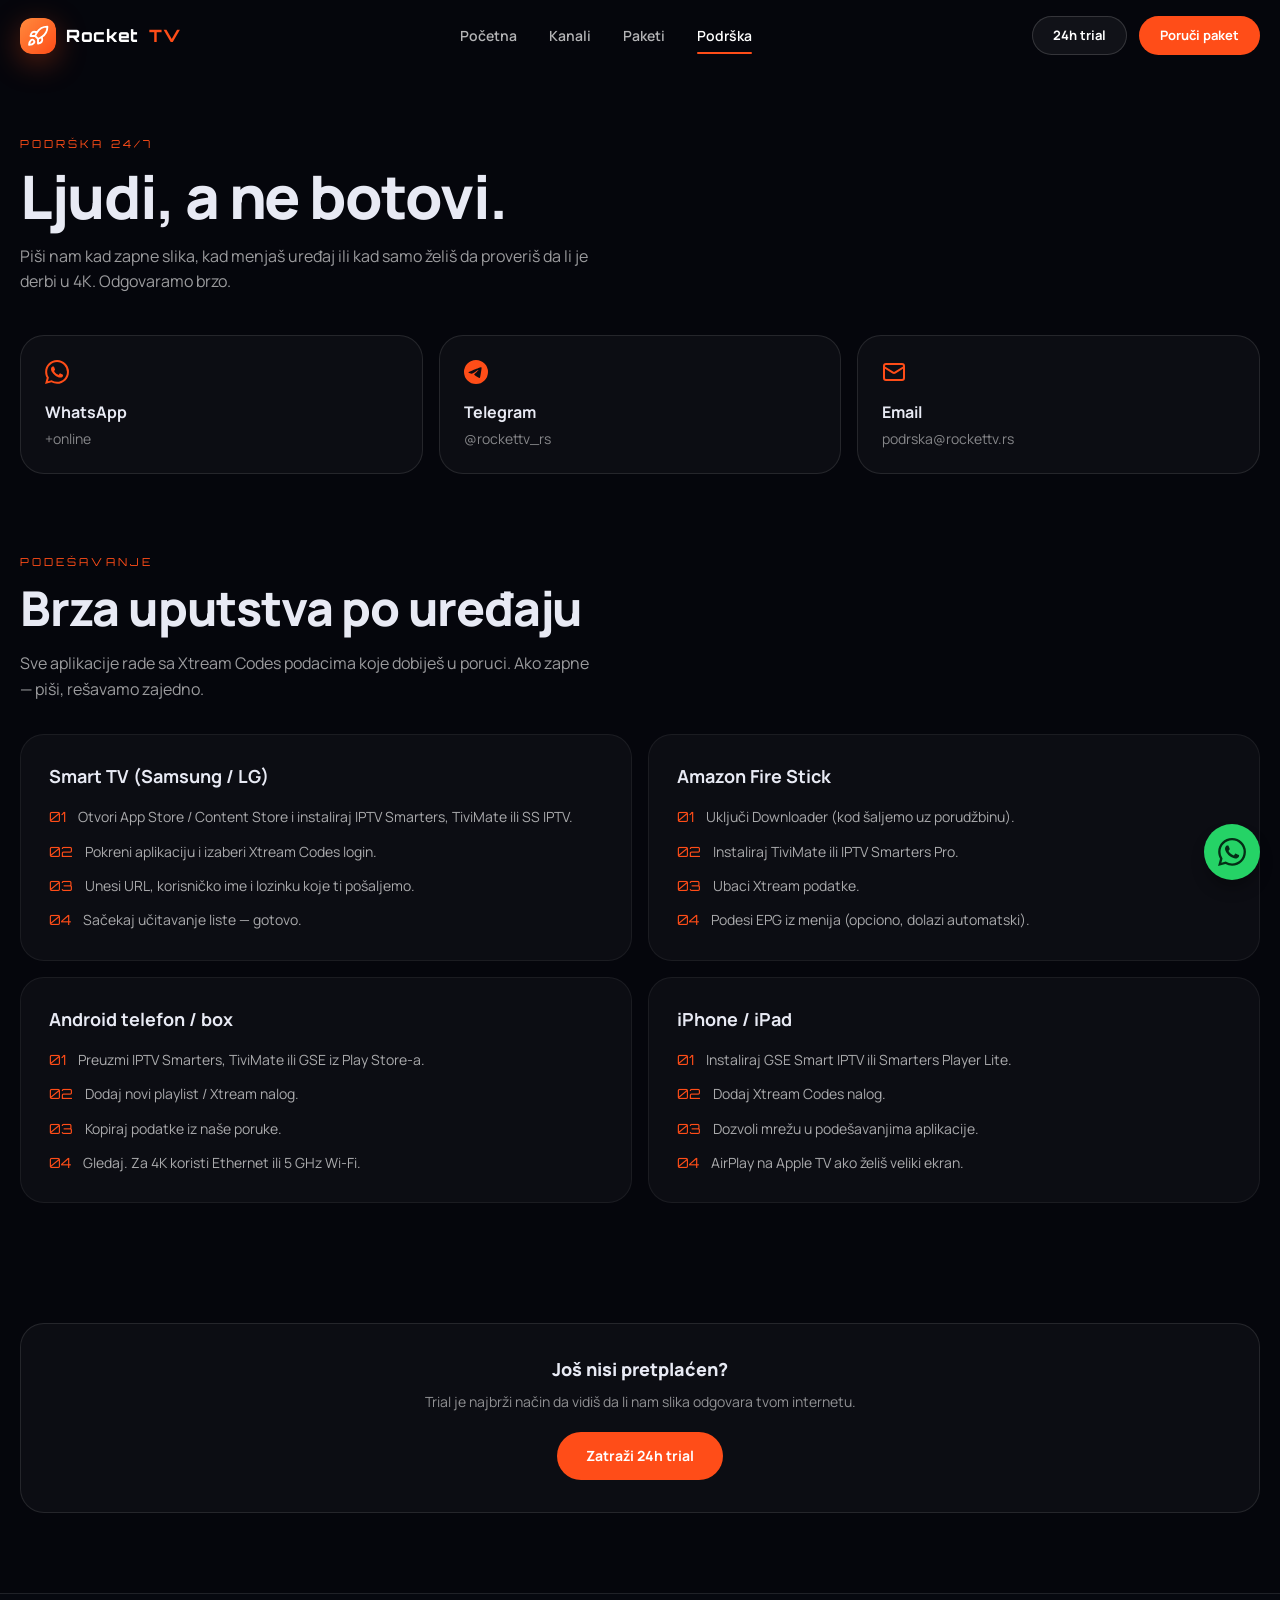
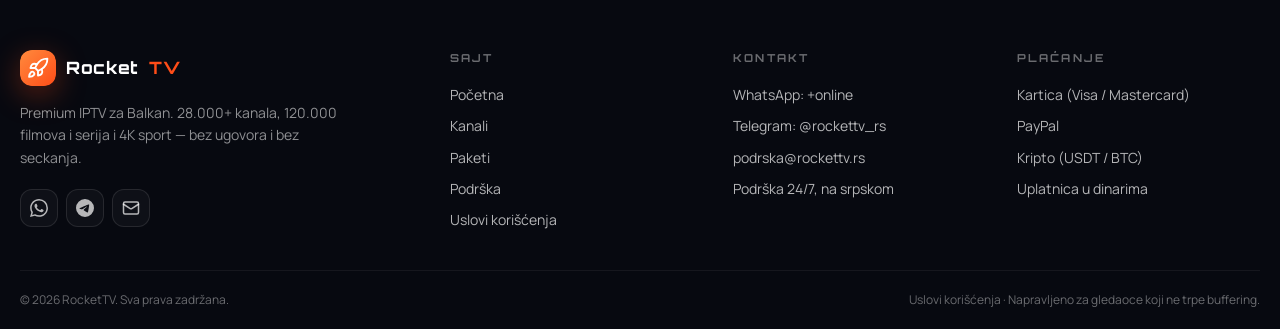
<file: podrska.html>
<!DOCTYPE html>
<html lang="sr">
<head>
  <meta charset="UTF-8">
  <meta name="viewport" content="width=device-width, initial-scale=1.0">
  <title>Podrška 24/7 — RocketTV</title>
  <meta name="description" content="RocketTV podrška 24/7 na srpskom: WhatsApp, Telegram i email. Brza uputstva za Smart TV, Fire Stick, Android i iPhone.">
  <link rel="icon" type="image/svg+xml" href="images/favicon.svg">
  <link rel="preconnect" href="https://fonts.googleapis.com">
  <link rel="preconnect" href="https://fonts.gstatic.com" crossorigin>
  <link href="https://fonts.googleapis.com/css2?family=Manrope:wght@400;500;600;700;800&family=Orbitron:wght@600;700;800&display=swap" rel="stylesheet">
  <link rel="stylesheet" href="css/style.css">
</head>
<body>

  <!-- ===== NAVBAR ===== -->
  <header class="nav" id="nav">
    <div class="container nav-inner">
      <a href="index.html" class="logo" aria-label="RocketTV — početna">
        <img src="images/logo.svg" alt="RocketTV logo" width="36" height="36">
        Rocket<span class="accent">TV</span>
      </a>
      <nav class="nav-links" aria-label="Glavna navigacija">
        <a href="index.html" data-nav="index">Početna</a>
        <a href="kanali.html" data-nav="kanali">Kanali</a>
        <a href="paketi.html" data-nav="paketi">Paketi</a>
        <a href="podrska.html" data-nav="podrska">Podrška</a>
      </nav>
      <div class="nav-actions">
        <button type="button" class="btn btn-ghost btn-sm" data-order data-trial>24h trial</button>
        <button type="button" class="btn btn-flame btn-sm" data-order data-plan="3m">Poruči paket</button>
      </div>
      <button class="nav-burger" id="navBurger" type="button" aria-label="Otvori meni" aria-expanded="false">
        <svg class="icon i-menu"><use href="#i-menu"></use></svg>
        <svg class="icon i-close" hidden><use href="#i-x"></use></svg>
      </button>
    </div>
  </header>
  <div class="mobile-menu" id="mobileMenu">
    <a href="index.html" data-nav="index">Početna</a>
    <a href="kanali.html" data-nav="kanali">Kanali</a>
    <a href="paketi.html" data-nav="paketi">Paketi</a>
    <a href="podrska.html" data-nav="podrska">Podrška</a>
    <div class="mobile-actions">
      <button type="button" class="btn btn-flame" data-order data-plan="3m">Poruči paket</button>
      <button type="button" class="btn btn-ghost" data-order data-trial>Zatraži 24h trial</button>
    </div>
  </div>

  <main class="page">

    <!-- ===== INTRO + KONTAKT ===== -->
    <section class="container page-intro">
      <p class="eyebrow">Podrška 24/7</p>
      <h1 class="page-title">Ljudi, a ne botovi.</h1>
      <p class="section-sub">Piši nam kad zapne slika, kad menjaš uređaj ili kad samo želiš da proveriš da li je derbi u 4K. Odgovaramo brzo.</p>

      <div class="contact-grid">
        <a class="contact reveal" data-wa-link href="#" target="_blank" rel="noreferrer">
          <svg class="icon icon-fill"><use href="#i-whatsapp"></use></svg>
          <b>WhatsApp</b>
          <span data-wa-display></span>
        </a>
        <a class="contact reveal" data-tg-link href="#" target="_blank" rel="noreferrer">
          <svg class="icon icon-fill"><use href="#i-telegram"></use></svg>
          <b>Telegram</b>
          <span data-tg-display></span>
        </a>
        <a class="contact reveal" data-mail-link href="#">
          <svg class="icon"><use href="#i-mail"></use></svg>
          <b>Email</b>
          <span data-mail-display></span>
        </a>
      </div>
    </section>

    <!-- ===== UPUTSTVA ===== -->
    <section class="section">
      <div class="container">
        <div class="section-head reveal">
          <p class="eyebrow">Podešavanje</p>
          <h2 class="section-title">Brza uputstva po uređaju</h2>
          <p class="section-sub">Sve aplikacije rade sa Xtream Codes podacima koje dobiješ u poruci. Ako zapne — piši, rešavamo zajedno.</p>
        </div>
        <div class="guides">
          <article class="guide reveal">
            <h3>Smart TV (Samsung / LG)</h3>
            <ol>
              <li><span>01</span>Otvori App Store / Content Store i instaliraj IPTV Smarters, TiviMate ili SS IPTV.</li>
              <li><span>02</span>Pokreni aplikaciju i izaberi Xtream Codes login.</li>
              <li><span>03</span>Unesi URL, korisničko ime i lozinku koje ti pošaljemo.</li>
              <li><span>04</span>Sačekaj učitavanje liste — gotovo.</li>
            </ol>
          </article>
          <article class="guide reveal">
            <h3>Amazon Fire Stick</h3>
            <ol>
              <li><span>01</span>Uključi Downloader (kod šaljemo uz porudžbinu).</li>
              <li><span>02</span>Instaliraj TiviMate ili IPTV Smarters Pro.</li>
              <li><span>03</span>Ubaci Xtream podatke.</li>
              <li><span>04</span>Podesi EPG iz menija (opciono, dolazi automatski).</li>
            </ol>
          </article>
          <article class="guide reveal">
            <h3>Android telefon / box</h3>
            <ol>
              <li><span>01</span>Preuzmi IPTV Smarters, TiviMate ili GSE iz Play Store-a.</li>
              <li><span>02</span>Dodaj novi playlist / Xtream nalog.</li>
              <li><span>03</span>Kopiraj podatke iz naše poruke.</li>
              <li><span>04</span>Gledaj. Za 4K koristi Ethernet ili 5 GHz Wi-Fi.</li>
            </ol>
          </article>
          <article class="guide reveal">
            <h3>iPhone / iPad</h3>
            <ol>
              <li><span>01</span>Instaliraj GSE Smart IPTV ili Smarters Player Lite.</li>
              <li><span>02</span>Dodaj Xtream Codes nalog.</li>
              <li><span>03</span>Dozvoli mrežu u podešavanjima aplikacije.</li>
              <li><span>04</span>AirPlay na Apple TV ako želiš veliki ekran.</li>
            </ol>
          </article>
        </div>
      </div>
    </section>

    <!-- ===== CTA ===== -->
    <section class="container" style="padding-bottom: 5rem;">
      <div class="box-cta neutral reveal">
        <p class="cta-title">Još nisi pretplaćen?</p>
        <p>Trial je najbrži način da vidiš da li nam slika odgovara tvom internetu.</p>
        <div class="cta-btns">
          <button type="button" class="btn btn-flame" data-order data-trial>Zatraži 24h trial</button>
        </div>
      </div>
    </section>

  </main>

  <!-- ===== FOOTER ===== -->
  <footer class="footer">
    <div class="container">
      <div class="footer-grid">
        <div class="footer-brand">
          <a href="index.html" class="logo"><img src="images/logo.svg" alt="RocketTV logo" width="36" height="36">Rocket<span class="accent">TV</span></a>
          <p>Premium IPTV za Balkan. 28.000+ kanala, 120.000 filmova i serija i 4K sport — bez ugovora i bez seckanja.</p>
          <div class="footer-social">
            <a data-wa-link href="#" target="_blank" rel="noreferrer" aria-label="WhatsApp"><svg class="icon icon-fill"><use href="#i-whatsapp"></use></svg></a>
            <a data-tg-link href="#" target="_blank" rel="noreferrer" aria-label="Telegram"><svg class="icon icon-fill"><use href="#i-telegram"></use></svg></a>
            <a data-mail-link href="#" aria-label="Email"><svg class="icon"><use href="#i-mail"></use></svg></a>
          </div>
        </div>
        <div>
          <h4>Sajt</h4>
          <ul>
            <li><a href="index.html">Početna</a></li>
            <li><a href="kanali.html">Kanali</a></li>
            <li><a href="paketi.html">Paketi</a></li>
            <li><a href="podrska.html">Podrška</a></li>
            <li><a href="uslovi.html">Uslovi korišćenja</a></li>
          </ul>
        </div>
        <div>
          <h4>Kontakt</h4>
          <ul>
            <li><a data-wa-link href="#" target="_blank" rel="noreferrer">WhatsApp: <span data-wa-display></span></a></li>
            <li><a data-tg-link href="#" target="_blank" rel="noreferrer">Telegram: <span data-tg-display></span></a></li>
            <li><a data-mail-link href="#"><span data-mail-display></span></a></li>
            <li>Podrška 24/7, na srpskom</li>
          </ul>
        </div>
        <div>
          <h4>Plaćanje</h4>
          <ul>
            <li>Kartica (Visa / Mastercard)</li>
            <li>PayPal</li>
            <li>Kripto (USDT / BTC)</li>
            <li>Uplatnica u dinarima</li>
          </ul>
        </div>
      </div>
      <div class="footer-bottom">
        <span>© <span data-year>2026</span> RocketTV. Sva prava zadržana.</span>
        <span><a href="uslovi.html">Uslovi korišćenja</a> · Napravljeno za gledaoce koji ne trpe buffering.</span>
      </div>
    </div>
  </footer>

  <a class="wa-float" data-wa-link href="#" target="_blank" rel="noreferrer" aria-label="Piši nam na WhatsApp">
    <svg class="icon icon-fill"><use href="#i-whatsapp"></use></svg>
  </a>

  <script src="js/main.js"></script>
</body>
</html>
</file>
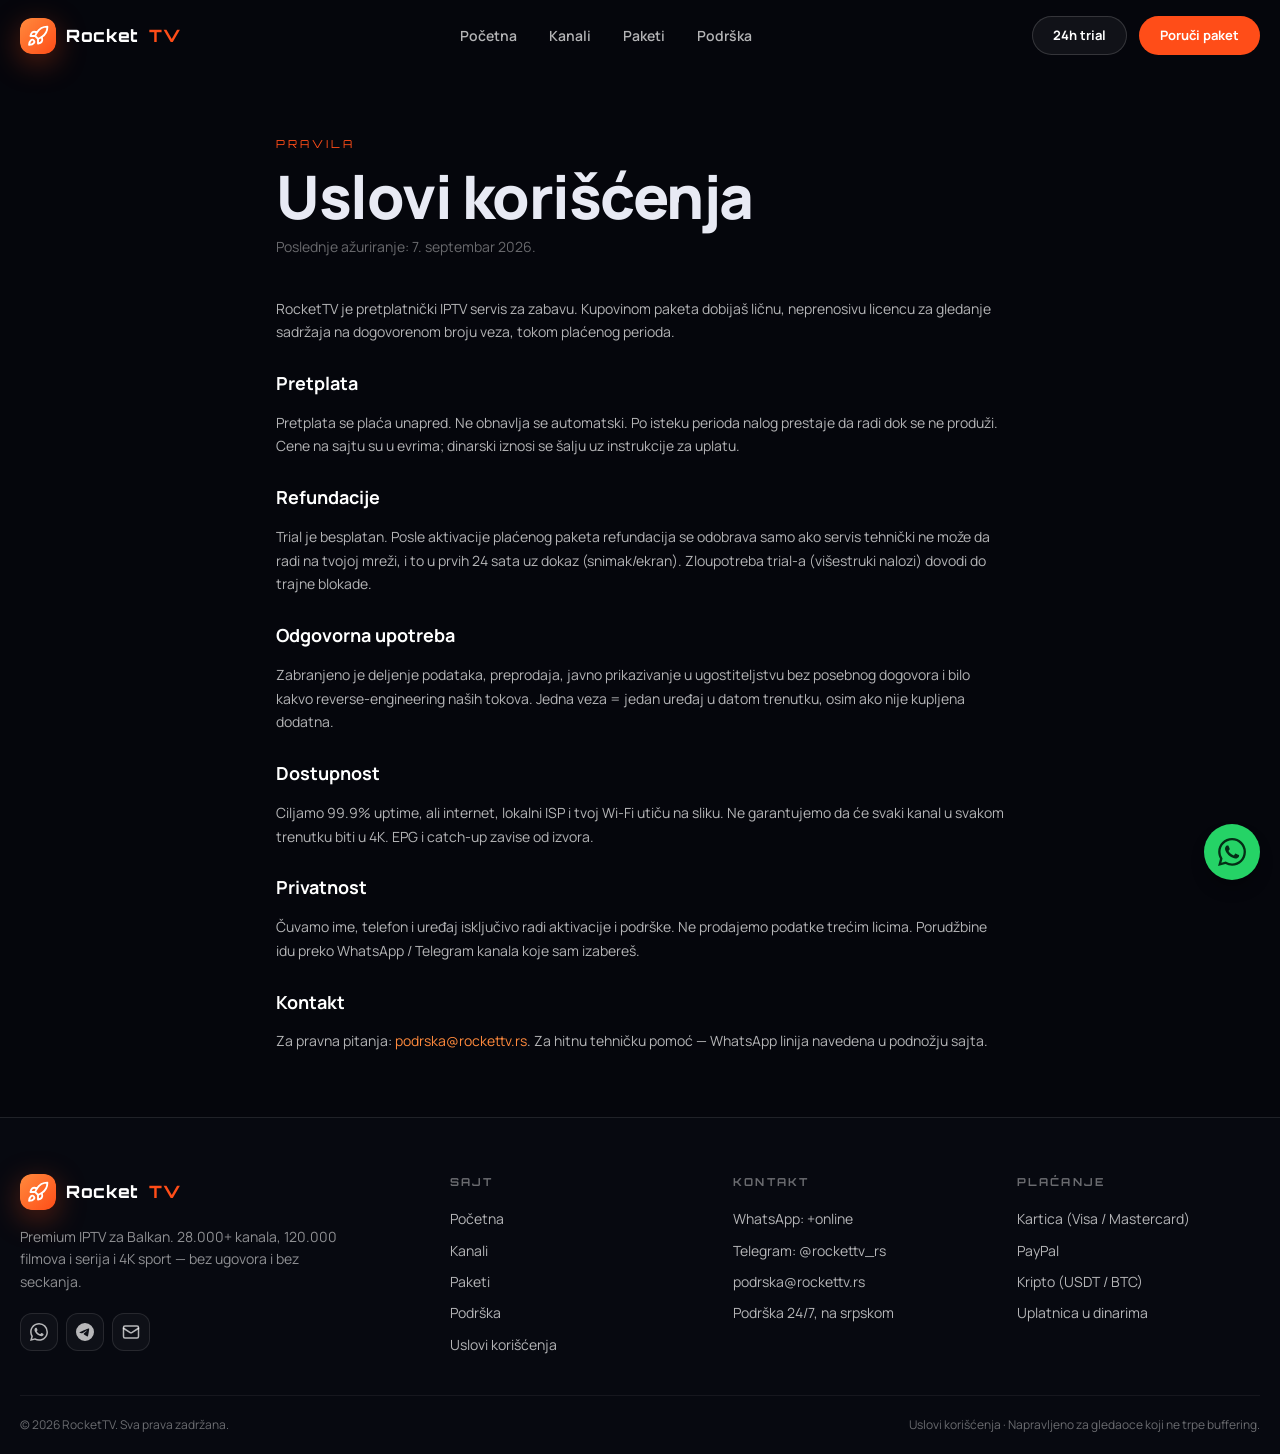
<file: uslovi.html>
<!DOCTYPE html>
<html lang="sr">
<head>
  <meta charset="UTF-8">
  <meta name="viewport" content="width=device-width, initial-scale=1.0">
  <title>Uslovi korišćenja — RocketTV</title>
  <meta name="description" content="Uslovi korišćenja RocketTV IPTV servisa: pretplata, refundacije, odgovorna upotreba, dostupnost i privatnost.">
  <link rel="icon" type="image/svg+xml" href="images/favicon.svg">
  <link rel="preconnect" href="https://fonts.googleapis.com">
  <link rel="preconnect" href="https://fonts.gstatic.com" crossorigin>
  <link href="https://fonts.googleapis.com/css2?family=Manrope:wght@400;500;600;700;800&family=Orbitron:wght@600;700;800&display=swap" rel="stylesheet">
  <link rel="stylesheet" href="css/style.css">
</head>
<body>

  <!-- ===== NAVBAR ===== -->
  <header class="nav" id="nav">
    <div class="container nav-inner">
      <a href="index.html" class="logo" aria-label="RocketTV — početna">
        <img src="images/logo.svg" alt="RocketTV logo" width="36" height="36">
        Rocket<span class="accent">TV</span>
      </a>
      <nav class="nav-links" aria-label="Glavna navigacija">
        <a href="index.html" data-nav="index">Početna</a>
        <a href="kanali.html" data-nav="kanali">Kanali</a>
        <a href="paketi.html" data-nav="paketi">Paketi</a>
        <a href="podrska.html" data-nav="podrska">Podrška</a>
      </nav>
      <div class="nav-actions">
        <button type="button" class="btn btn-ghost btn-sm" data-order data-trial>24h trial</button>
        <button type="button" class="btn btn-flame btn-sm" data-order data-plan="3m">Poruči paket</button>
      </div>
      <button class="nav-burger" id="navBurger" type="button" aria-label="Otvori meni" aria-expanded="false">
        <svg class="icon i-menu"><use href="#i-menu"></use></svg>
        <svg class="icon i-close" hidden><use href="#i-x"></use></svg>
      </button>
    </div>
  </header>
  <div class="mobile-menu" id="mobileMenu">
    <a href="index.html" data-nav="index">Početna</a>
    <a href="kanali.html" data-nav="kanali">Kanali</a>
    <a href="paketi.html" data-nav="paketi">Paketi</a>
    <a href="podrska.html" data-nav="podrska">Podrška</a>
    <div class="mobile-actions">
      <button type="button" class="btn btn-flame" data-order data-plan="3m">Poruči paket</button>
      <button type="button" class="btn btn-ghost" data-order data-trial>Zatraži 24h trial</button>
    </div>
  </div>

  <main class="page">
    <article class="article">
      <p class="eyebrow">Pravila</p>
      <h1 class="page-title">Uslovi korišćenja</h1>
      <p class="date">Poslednje ažuriranje: 7. septembar 2026.</p>

      <div class="prose">
        <p>RocketTV je pretplatnički IPTV servis za zabavu. Kupovinom paketa dobijaš ličnu, neprenosivu licencu za gledanje sadržaja na dogovorenom broju veza, tokom plaćenog perioda.</p>

        <h2>Pretplata</h2>
        <p>Pretplata se plaća unapred. Ne obnavlja se automatski. Po isteku perioda nalog prestaje da radi dok se ne produži. Cene na sajtu su u evrima; dinarski iznosi se šalju uz instrukcije za uplatu.</p>

        <h2>Refundacije</h2>
        <p>Trial je besplatan. Posle aktivacije plaćenog paketa refundacija se odobrava samo ako servis tehnički ne može da radi na tvojoj mreži, i to u prvih 24 sata uz dokaz (snimak/ekran). Zloupotreba trial-a (višestruki nalozi) dovodi do trajne blokade.</p>

        <h2>Odgovorna upotreba</h2>
        <p>Zabranjeno je deljenje podataka, preprodaja, javno prikazivanje u ugostiteljstvu bez posebnog dogovora i bilo kakvo reverse-engineering naših tokova. Jedna veza = jedan uređaj u datom trenutku, osim ako nije kupljena dodatna.</p>

        <h2>Dostupnost</h2>
        <p>Ciljamo 99.9% uptime, ali internet, lokalni ISP i tvoj Wi-Fi utiču na sliku. Ne garantujemo da će svaki kanal u svakom trenutku biti u 4K. EPG i catch-up zavise od izvora.</p>

        <h2>Privatnost</h2>
        <p>Čuvamo ime, telefon i uređaj isključivo radi aktivacije i podrške. Ne prodajemo podatke trećim licima. Porudžbine idu preko WhatsApp / Telegram kanala koje sam izabereš.</p>

        <h2>Kontakt</h2>
        <p>Za pravna pitanja: <a data-mail-link href="#"><span data-mail-display>podrska@rockettv.rs</span></a>. Za hitnu tehničku pomoć — WhatsApp linija navedena u podnožju sajta.</p>
      </div>
    </article>
  </main>

  <!-- ===== FOOTER ===== -->
  <footer class="footer">
    <div class="container">
      <div class="footer-grid">
        <div class="footer-brand">
          <a href="index.html" class="logo"><img src="images/logo.svg" alt="RocketTV logo" width="36" height="36">Rocket<span class="accent">TV</span></a>
          <p>Premium IPTV za Balkan. 28.000+ kanala, 120.000 filmova i serija i 4K sport — bez ugovora i bez seckanja.</p>
          <div class="footer-social">
            <a data-wa-link href="#" target="_blank" rel="noreferrer" aria-label="WhatsApp"><svg class="icon icon-fill"><use href="#i-whatsapp"></use></svg></a>
            <a data-tg-link href="#" target="_blank" rel="noreferrer" aria-label="Telegram"><svg class="icon icon-fill"><use href="#i-telegram"></use></svg></a>
            <a data-mail-link href="#" aria-label="Email"><svg class="icon"><use href="#i-mail"></use></svg></a>
          </div>
        </div>
        <div>
          <h4>Sajt</h4>
          <ul>
            <li><a href="index.html">Početna</a></li>
            <li><a href="kanali.html">Kanali</a></li>
            <li><a href="paketi.html">Paketi</a></li>
            <li><a href="podrska.html">Podrška</a></li>
            <li><a href="uslovi.html">Uslovi korišćenja</a></li>
          </ul>
        </div>
        <div>
          <h4>Kontakt</h4>
          <ul>
            <li><a data-wa-link href="#" target="_blank" rel="noreferrer">WhatsApp: <span data-wa-display></span></a></li>
            <li><a data-tg-link href="#" target="_blank" rel="noreferrer">Telegram: <span data-tg-display></span></a></li>
            <li><a data-mail-link href="#"><span data-mail-display></span></a></li>
            <li>Podrška 24/7, na srpskom</li>
          </ul>
        </div>
        <div>
          <h4>Plaćanje</h4>
          <ul>
            <li>Kartica (Visa / Mastercard)</li>
            <li>PayPal</li>
            <li>Kripto (USDT / BTC)</li>
            <li>Uplatnica u dinarima</li>
          </ul>
        </div>
      </div>
      <div class="footer-bottom">
        <span>© <span data-year>2026</span> RocketTV. Sva prava zadržana.</span>
        <span><a href="uslovi.html">Uslovi korišćenja</a> · Napravljeno za gledaoce koji ne trpe buffering.</span>
      </div>
    </div>
  </footer>

  <a class="wa-float" data-wa-link href="#" target="_blank" rel="noreferrer" aria-label="Piši nam na WhatsApp">
    <svg class="icon icon-fill"><use href="#i-whatsapp"></use></svg>
  </a>

  <script src="js/main.js"></script>
</body>
</html>
</file>
<file: css/style.css>
/* =========================================================
   RocketTV — Premium IPTV za Balkan
   css/style.css
   ========================================================= */

:root {
  --flame: #ff4d18;
  --ember: #ff8a3d;
  --gold: #f5c542;
  --void: #05060c;
  --orbit: #6b5cff;
  --text: #e8eaf4;
  --panel: #0b0f1c;
  --input: #12162a;
  --footer: #070910;
  --wa: #25d366;
  --font-sans: "Manrope", ui-sans-serif, system-ui, -apple-system, "Segoe UI", sans-serif;
  --font-display: "Orbitron", sans-serif;
  --b1: rgba(255, 255, 255, 0.06);
  --b2: rgba(255, 255, 255, 0.1);
  --b3: rgba(255, 255, 255, 0.15);
  --nav-h: 72px;
}

/* ---------- Reset ---------- */
*, *::before, *::after { box-sizing: border-box; margin: 0; padding: 0; }
html { scroll-behavior: smooth; -webkit-text-size-adjust: 100%; }
body {
  background: var(--void);
  color: var(--text);
  font-family: var(--font-sans);
  line-height: 1.5;
  -webkit-font-smoothing: antialiased;
  overflow-x: hidden;
}
body.no-scroll { overflow: hidden; }
img, svg { display: block; max-width: 100%; }
img { height: auto; }
a { color: inherit; text-decoration: none; }
button, input, select, textarea { font: inherit; color: inherit; background: none; border: 0; }
button { cursor: pointer; }
ul, ol { list-style: none; }
[hidden] { display: none !important; }
::selection { background: var(--flame); color: #fff; }

/* ---------- Utilities ---------- */
.icon {
  width: 1.25rem; height: 1.25rem;
  fill: none; stroke: currentColor; stroke-width: 2;
  stroke-linecap: round; stroke-linejoin: round;
  flex-shrink: 0;
}
.icon-fill { fill: currentColor; stroke: none; }
.container { width: 100%; max-width: 80rem; margin-inline: auto; padding-inline: 1.25rem; }
.font-display { font-family: var(--font-display); letter-spacing: 0.04em; }
.flame-text {
  background: linear-gradient(135deg, #ffd08a, #ff4d18 48%, #ff2d55);
  -webkit-background-clip: text; background-clip: text; color: transparent;
}
.glass { background: rgba(8, 10, 20, 0.72); -webkit-backdrop-filter: blur(18px); backdrop-filter: blur(18px); }
.eyebrow {
  font-family: var(--font-display); font-size: 11px; letter-spacing: 0.28em;
  text-transform: uppercase; color: var(--flame);
}
.section { padding: 5rem 0; }
.section-title {
  margin-top: 0.75rem; font-size: 1.875rem; font-weight: 800;
  letter-spacing: -0.025em; line-height: 1.1; max-width: 44rem;
}
.section-sub { margin-top: 1rem; max-width: 36rem; color: rgba(255, 255, 255, 0.6); line-height: 1.6; }
.section-head.center { text-align: center; }
.section-head.center .section-title, .section-head.center .section-sub { margin-inline: auto; }
.section-head.split { display: flex; flex-wrap: wrap; align-items: flex-end; justify-content: space-between; gap: 1rem; }
.link-arrow { display: inline-flex; align-items: center; gap: 0.4rem; font-size: 0.875rem; font-weight: 700; color: var(--ember); transition: gap 0.2s; }
.link-arrow:hover { gap: 0.7rem; }
.link-arrow .icon { width: 1rem; height: 1rem; }

/* ---------- Buttons ---------- */
.btn {
  display: inline-flex; align-items: center; justify-content: center; gap: 0.5rem;
  border-radius: 9999px; padding: 0.875rem 1.75rem;
  font-size: 0.875rem; font-weight: 700; line-height: 1.25;
  border: 1px solid transparent; white-space: nowrap; color: #fff;
  transition: transform 0.2s, box-shadow 0.2s, background-color 0.2s, border-color 0.2s, filter 0.2s;
}
.btn:hover { transform: translateY(-1px); }
.btn:active { transform: translateY(0); }
.btn-primary { background: linear-gradient(90deg, var(--ember), var(--flame)); box-shadow: 0 8px 30px rgba(255, 77, 24, 0.35); }
.btn-primary:hover { filter: brightness(1.1); box-shadow: 0 12px 40px rgba(255, 77, 24, 0.4); }
.btn-flame { background: var(--flame); }
.btn-flame:hover { filter: brightness(1.1); box-shadow: 0 8px 30px rgba(255, 77, 24, 0.35); }
.btn-ghost { border-color: var(--b3); background: rgba(255, 255, 255, 0.05); }
.btn-ghost:hover { background: rgba(255, 255, 255, 0.1); border-color: rgba(255, 255, 255, 0.25); }
.btn-wa { background: var(--wa); color: #052e16; }
.btn-wa:hover { filter: brightness(1.08); box-shadow: 0 8px 30px rgba(37, 211, 102, 0.3); }
.btn-sm { padding: 0.625rem 1.25rem; font-size: 0.8125rem; }
.btn-block { width: 100%; }
.btn .icon { width: 1.125rem; height: 1.125rem; }

/* ---------- Navbar ---------- */
.nav {
  position: fixed; top: 0; left: 0; right: 0; z-index: 50; height: var(--nav-h);
  border-bottom: 1px solid transparent;
  transition: background 0.3s, border-color 0.3s;
}
.nav.scrolled, .nav.menu-open {
  background: rgba(8, 10, 20, 0.72);
  -webkit-backdrop-filter: blur(18px); backdrop-filter: blur(18px);
  border-bottom-color: var(--b2);
}
.nav-inner { height: 100%; display: flex; align-items: center; justify-content: space-between; gap: 1rem; }
.logo {
  display: flex; align-items: center; gap: 0.625rem;
  font-family: var(--font-display); font-weight: 800; font-size: 1.0625rem; letter-spacing: 0.04em; color: #fff;
}
.logo img { width: 36px; height: 36px; border-radius: 0.75rem; box-shadow: 0 8px 30px rgba(255, 77, 24, 0.35); }
.logo .accent { color: var(--flame); font-weight: 800; }
.nav-links { display: none; align-items: center; gap: 2rem; }
.nav-links a { position: relative; font-size: 0.875rem; font-weight: 600; color: rgba(255, 255, 255, 0.7); transition: color 0.2s; }
.nav-links a:hover, .nav-links a.active { color: #fff; }
.nav-links a.active::after { content: ""; position: absolute; left: 0; right: 0; bottom: -8px; height: 2px; border-radius: 2px; background: var(--flame); }
.nav-actions { display: none; align-items: center; gap: 0.75rem; }
.nav-burger {
  width: 40px; height: 40px; border-radius: 0.75rem; border: 1px solid var(--b2);
  background: rgba(255, 255, 255, 0.05); display: grid; place-items: center; color: #fff;
}
.mobile-menu {
  position: fixed; top: var(--nav-h); left: 0; right: 0; z-index: 49;
  display: none; flex-direction: column; padding: 0.5rem 1.25rem 1.5rem;
  background: rgba(8, 10, 20, 0.96); -webkit-backdrop-filter: blur(18px); backdrop-filter: blur(18px);
  border-bottom: 1px solid var(--b2);
}
.mobile-menu.open { display: flex; }
.mobile-menu a { padding: 0.9rem 0.25rem; font-weight: 700; border-bottom: 1px solid var(--b1); }
.mobile-menu a.active { color: var(--flame); }
.mobile-actions { display: grid; gap: 0.625rem; margin-top: 1.25rem; }

/* ---------- Hero ---------- */
.hero { position: relative; overflow: hidden; padding: 7.5rem 0 4rem; }
.hero-bg { position: absolute; inset: 0; z-index: 0; }
.hero-bg img { width: 100%; height: 100%; object-fit: cover; object-position: center; }
.hero-bg::after {
  content: ""; position: absolute; inset: 0;
  background:
    radial-gradient(ellipse at 20% 20%, rgba(255, 77, 24, 0.22), transparent 45%),
    linear-gradient(180deg, rgba(5, 6, 12, 0.55) 0%, rgba(5, 6, 12, 0.72) 45%, #05060c 100%);
}
.hero-grid { position: relative; z-index: 1; display: grid; gap: 3rem; align-items: center; }
.hero-badge {
  display: inline-flex; align-items: center; gap: 0.6rem; border-radius: 9999px;
  border: 1px solid rgba(255, 77, 24, 0.3); background: rgba(255, 77, 24, 0.1);
  padding: 0.4rem 1rem 0.4rem 0.75rem; font-size: 0.75rem; font-weight: 700; letter-spacing: 0.02em;
}
.hero-badge i { width: 8px; height: 8px; border-radius: 50%; background: var(--flame); animation: glowpulse 2.4s ease-out infinite; }
.hero h1 { margin-top: 1.5rem; font-size: 2.75rem; font-weight: 800; letter-spacing: -0.025em; line-height: 1.05; }
.hero-lead { margin-top: 1.5rem; max-width: 36rem; font-size: 1.0625rem; line-height: 1.65; color: rgba(255, 255, 255, 0.7); }
.hero-actions { margin-top: 2rem; display: flex; flex-wrap: wrap; gap: 0.75rem; }
.hero-pills { margin-top: 2rem; display: flex; flex-wrap: wrap; gap: 0.75rem 1.5rem; font-size: 0.875rem; font-weight: 600; color: rgba(255, 255, 255, 0.6); }
.hero-pills li { display: flex; align-items: center; gap: 0.5rem; }
.hero-pills .icon { width: 1rem; height: 1rem; color: var(--flame); }

.hero-visual { position: relative; display: none; height: 460px; }
.glow-blob {
  position: absolute; right: -3rem; top: -6rem; width: 18rem; height: 18rem; border-radius: 50%;
  background: rgba(255, 77, 24, 0.18); filter: blur(64px); pointer-events: none;
}
.orbit-wrap { position: absolute; left: 50%; top: 50%; width: 420px; height: 420px; transform: translate(-50%, -50%); }
.orbit { position: absolute; inset: 0; border-radius: 50%; border: 1px dashed rgba(107, 92, 255, 0.28); }
.orbit-1 { animation: spin-slow 22s linear infinite; }
.orbit-2 { inset: 2.75rem; animation: spin-slow 38s linear infinite reverse; }
.orbit-dot {
  position: absolute; top: -5px; left: 50%; width: 10px; height: 10px; margin-left: -5px;
  border-radius: 50%; background: var(--orbit); box-shadow: 0 0 16px var(--orbit);
}
.orbit-dot-2 { top: auto; bottom: -4px; width: 8px; height: 8px; background: var(--ember); box-shadow: 0 0 14px var(--ember); }
.tv-card-wrap { position: absolute; left: 50%; top: 50%; transform: translate(-50%, -50%); width: 320px; }
.tv-card {
  border-radius: 1.5rem; border: 1px solid var(--b2); background: rgba(11, 15, 28, 0.88);
  -webkit-backdrop-filter: blur(12px); backdrop-filter: blur(12px); padding: 1rem;
  box-shadow: 0 20px 80px rgba(255, 77, 24, 0.18), 0 25px 50px -12px rgba(0, 0, 0, 0.5);
  animation: floaty 4.5s ease-in-out infinite;
}
.tv-top { display: flex; align-items: center; justify-content: space-between; font-size: 0.6875rem; font-weight: 800; letter-spacing: 0.14em; text-transform: uppercase; }
.live { display: flex; align-items: center; gap: 0.4rem; color: #ff2d55; }
.live i { width: 8px; height: 8px; border-radius: 50%; background: #ff2d55; animation: blink 1.2s infinite; }
.q-badge { border-radius: 9999px; background: rgba(245, 197, 66, 0.15); color: var(--gold); padding: 0.2rem 0.6rem; }
.tv-thumb { position: relative; margin-top: 0.75rem; height: 150px; border-radius: 1rem; overflow: hidden; }
.tv-thumb img { width: 100%; height: 100%; object-fit: cover; }
.tv-thumb-bar {
  position: absolute; left: 0; right: 0; bottom: 0; display: flex; justify-content: space-between;
  padding: 0.6rem 0.75rem; font-size: 0.75rem; font-weight: 700;
  background: linear-gradient(to top, rgba(0, 0, 0, 0.85), transparent);
}
.tv-meta { margin-top: 0.875rem; }
.tv-meta b { display: block; font-size: 0.9375rem; }
.tv-meta span { display: block; margin-top: 0.15rem; font-size: 0.75rem; color: rgba(255, 255, 255, 0.5); }
.tv-progress { margin-top: 0.875rem; height: 4px; border-radius: 4px; background: rgba(255, 255, 255, 0.1); overflow: hidden; }
.tv-progress i { display: block; height: 100%; width: 62%; border-radius: 4px; background: linear-gradient(90deg, var(--ember), var(--flame)); }
.float-chip {
  position: absolute; display: flex; align-items: center; gap: 0.5rem; border-radius: 1rem;
  border: 1px solid var(--b2); background: rgba(8, 10, 20, 0.72);
  -webkit-backdrop-filter: blur(18px); backdrop-filter: blur(18px);
  padding: 0.625rem 0.875rem; font-size: 0.75rem; font-weight: 700;
  animation: floaty 5.5s ease-in-out infinite;
}
.chip-1 { top: 16%; left: 0; animation-delay: -2s; }
.chip-2 { bottom: 16%; right: 0; animation-delay: -1s; }
.chip-2 .icon { width: 1rem; height: 1rem; color: var(--ember); }
.dot-green { width: 8px; height: 8px; border-radius: 50%; background: #22c55e; box-shadow: 0 0 10px #22c55e; }
.float-rocket {
  position: absolute; top: 4%; right: 8%; width: 56px; height: 56px; border-radius: 1rem;
  background: linear-gradient(135deg, var(--ember), var(--flame)); display: grid; place-items: center; color: #fff;
  filter: drop-shadow(0 20px 60px rgba(255, 77, 24, 0.45)); animation: floaty 4s ease-in-out infinite; animation-delay: -3s;
}
.float-rocket .icon { width: 28px; height: 28px; transform: rotate(-12deg); }

/* ---------- Stats ---------- */
.stats { border-top: 1px solid var(--b2); border-bottom: 1px solid var(--b2); }
.stats-grid { display: grid; grid-template-columns: repeat(2, 1fr); gap: 1px; background: var(--b2); }
.stat { background: var(--void); padding: 1.5rem 1.25rem; }
.stat-value {
  font-family: var(--font-display); font-size: 1.625rem; font-weight: 800; letter-spacing: 0.02em; line-height: 1.1;
  background: linear-gradient(135deg, #ffd08a, #ff4d18 48%, #ff2d55);
  -webkit-background-clip: text; background-clip: text; color: transparent;
}
.stat-label { margin-top: 0.4rem; font-size: 0.6875rem; font-weight: 700; letter-spacing: 0.16em; text-transform: uppercase; color: rgba(255, 255, 255, 0.4); }

/* ---------- Marquee ---------- */
.marquee {
  overflow: hidden; padding: 0.9rem 0; border-bottom: 1px solid var(--b1);
  -webkit-mask-image: linear-gradient(90deg, transparent, #000 8%, #000 92%, transparent);
  mask-image: linear-gradient(90deg, transparent, #000 8%, #000 92%, transparent);
}
.marquee-track { display: flex; width: max-content; animation: marquee 42s linear infinite; }
.marquee-track.rev { animation: marquee-rev 48s linear infinite; }
.marquee:hover .marquee-track { animation-play-state: paused; }
.marquee-item {
  display: inline-flex; align-items: center; gap: 0.75rem; padding-right: 2.5rem;
  font-family: var(--font-display); font-size: 0.6875rem; letter-spacing: 0.18em; text-transform: uppercase;
  color: rgba(255, 255, 255, 0.45); white-space: nowrap;
}
.marquee-item::before { content: ""; width: 6px; height: 6px; border-radius: 50%; background: var(--flame); opacity: 0.8; }

/* ---------- Features ---------- */
.features-grid { margin-top: 3rem; display: grid; gap: 1rem; }
.feature {
  border-radius: 1.5rem; border: 1px solid var(--b1); background: rgba(255, 255, 255, 0.03); padding: 1.5rem;
  transition: border-color 0.3s, transform 0.3s;
}
.feature:hover { border-color: rgba(255, 77, 24, 0.4); transform: translateY(-3px); }
.feature-icon {
  width: 44px; height: 44px; border-radius: 0.75rem; background: rgba(255, 77, 24, 0.12); color: var(--flame);
  display: grid; place-items: center; transition: background 0.3s;
}
.feature:hover .feature-icon { background: rgba(255, 77, 24, 0.2); }
.feature h3 { margin-top: 1.25rem; font-size: 1rem; font-weight: 700; }
.feature p { margin-top: 0.5rem; font-size: 0.875rem; line-height: 1.6; color: rgba(255, 255, 255, 0.55); }

/* ---------- Categories ---------- */
.cats-grid { margin-top: 3rem; display: grid; gap: 1rem; }
.cat {
  position: relative; display: block; overflow: hidden; height: 13rem; border-radius: 1.5rem;
  border: 1px solid var(--b1); background: #0b0f1c; transition: border-color 0.3s;
}
.cat:hover { border-color: rgba(255, 77, 24, 0.4); }
.cat img { position: absolute; inset: 0; width: 100%; height: 100%; object-fit: cover; transition: transform 0.7s ease; }
.cat:hover img { transform: scale(1.05); }
.cat-overlay { position: absolute; inset: 0; background: linear-gradient(to top, rgba(0, 0, 0, 0.92) 0%, rgba(0, 0, 0, 0.35) 55%, rgba(0, 0, 0, 0.05) 100%); }
.cat-body { position: absolute; left: 1.25rem; right: 1.25rem; bottom: 1.25rem; }
.cat-count { font-family: var(--font-display); font-size: 0.6875rem; letter-spacing: 0.16em; text-transform: uppercase; color: var(--flame); }
.cat-title { margin-top: 0.3rem; font-size: 1.25rem; font-weight: 800; letter-spacing: -0.01em; }
.cat-desc { margin-top: 0.25rem; font-size: 0.8125rem; color: rgba(255, 255, 255, 0.65); }
.cat-arrow {
  position: absolute; top: 1rem; right: 1rem; width: 36px; height: 36px; border-radius: 50%;
  background: rgba(255, 255, 255, 0.1); -webkit-backdrop-filter: blur(8px); backdrop-filter: blur(8px);
  display: grid; place-items: center; transition: background 0.3s, transform 0.3s;
}
.cat-arrow .icon { width: 1rem; height: 1rem; }
.cat:hover .cat-arrow { background: var(--flame); transform: translate(2px, -2px); }
.cat-cta {
  display: grid; place-items: center; text-align: center; padding: 1.5rem;
  border-color: rgba(255, 77, 24, 0.3); background: rgba(255, 77, 24, 0.08);
}
.cat-cta div { display: grid; gap: 0.75rem; justify-items: center; }
.cat-cta .cat-title { margin: 0; }
.cat-cta .icon { width: 2rem; height: 2rem; color: var(--flame); }

/* ---------- Devices ---------- */
.devices-grid { margin-top: 3rem; display: grid; gap: 0.75rem; grid-template-columns: repeat(2, 1fr); }
.device {
  display: flex; align-items: center; gap: 0.75rem; padding: 1rem; border-radius: 1rem;
  border: 1px solid var(--b1); background: rgba(255, 255, 255, 0.03); transition: border-color 0.3s;
}
.device:hover { border-color: rgba(255, 255, 255, 0.25); }
.device-icon { width: 40px; height: 40px; border-radius: 0.75rem; background: rgba(255, 255, 255, 0.05); color: var(--ember); display: grid; place-items: center; flex-shrink: 0; }
.device b { display: block; font-size: 0.875rem; }
.device span { display: block; font-size: 0.75rem; color: rgba(255, 255, 255, 0.45); }

/* ---------- Pricing ---------- */
.plans { margin-top: 3rem; display: grid; gap: 1rem; align-items: stretch; }
.plan {
  position: relative; display: flex; flex-direction: column; border-radius: 1.5rem;
  border: 1px solid var(--b2); background: rgba(255, 255, 255, 0.03); padding: 1.75rem;
  transition: border-color 0.3s, transform 0.3s;
}
.plan:hover { border-color: rgba(255, 255, 255, 0.25); transform: translateY(-3px); }
.plan.featured {
  border-color: rgba(255, 77, 24, 0.6);
  background: linear-gradient(180deg, rgba(255, 77, 24, 0.18), rgba(255, 77, 24, 0) 65%), rgba(255, 255, 255, 0.03);
  box-shadow: 0 20px 80px rgba(255, 77, 24, 0.18);
}
.plan.featured:hover { border-color: var(--flame); }
.plan.best { border-color: rgba(245, 197, 66, 0.45); background: linear-gradient(180deg, rgba(245, 197, 66, 0.12), rgba(245, 197, 66, 0) 65%), rgba(255, 255, 255, 0.03); }
.plan.best:hover { border-color: rgba(245, 197, 66, 0.8); }
.plan-badge {
  position: absolute; top: -0.75rem; left: 50%; transform: translateX(-50%); white-space: nowrap;
  border-radius: 9999px; padding: 0.3rem 0.8rem; font-size: 0.6875rem; font-weight: 800; letter-spacing: 0.14em;
  text-transform: uppercase; background: var(--flame); color: #fff;
}
.plan-badge.gold { background: var(--gold); color: #052e16; }
.plan-name { font-family: var(--font-display); font-size: 0.75rem; letter-spacing: 0.2em; text-transform: uppercase; color: rgba(255, 255, 255, 0.6); }
.plan-price { margin-top: 1rem; font-size: 3rem; font-weight: 800; letter-spacing: -0.025em; line-height: 1; }
.plan.featured .plan-price, .plan.best .plan-price {
  background: linear-gradient(135deg, #ffd08a, #ff4d18 48%, #ff2d55);
  -webkit-background-clip: text; background-clip: text; color: transparent;
}
.plan.best .plan-price { background: linear-gradient(135deg, #fff2c2, #f5c542 50%, #ff8a3d); -webkit-background-clip: text; background-clip: text; }
.plan-per { margin-top: 0.6rem; font-size: 0.8125rem; color: rgba(255, 255, 255, 0.5); }
.plan-per span { color: var(--ember); font-weight: 700; }
.plan .btn { margin-top: auto; padding-top: 0.875rem; }
.plan-cta { margin-top: 1.5rem; }
.included {
  margin-top: 1.5rem; border-radius: 1.5rem; border: 1px solid var(--b1); background: rgba(255, 255, 255, 0.02);
  padding: 1.5rem 1.75rem; display: grid; gap: 1.25rem; align-items: center;
}
.included h3 { font-size: 1rem; font-weight: 800; }
.included p { margin-top: 0.35rem; font-size: 0.8125rem; color: rgba(255, 255, 255, 0.5); }
.included ul { display: grid; gap: 0.625rem 1rem; font-size: 0.875rem; color: rgba(255, 255, 255, 0.72); }
.included li { display: flex; align-items: center; gap: 0.5rem; }
.included li .icon { width: 1rem; height: 1rem; color: var(--flame); }
.pricing-note { margin-top: 1rem; text-align: center; font-size: 0.75rem; color: rgba(255, 255, 255, 0.4); }

/* ---------- How it works ---------- */
.steps { margin-top: 3rem; display: grid; gap: 1rem; }
.step {
  position: relative; overflow: hidden; border-radius: 1.5rem; border: 1px solid var(--b1);
  background: rgba(255, 255, 255, 0.03); padding: 2rem 1.75rem;
}
.step-num { font-family: var(--font-display); font-size: 0.875rem; letter-spacing: 0.2em; color: var(--flame); }
.step-ghost {
  position: absolute; right: 0.75rem; top: 0.25rem; font-family: var(--font-display); font-size: 5.5rem; font-weight: 800;
  line-height: 1; color: rgba(255, 77, 24, 0.08); pointer-events: none; user-select: none;
}
.step h3 { margin-top: 1rem; font-size: 1.25rem; font-weight: 800; letter-spacing: -0.01em; }
.step p { margin-top: 0.5rem; font-size: 0.875rem; line-height: 1.6; color: rgba(255, 255, 255, 0.6); }

/* ---------- Testimonials ---------- */
.testi-grid { margin-top: 3rem; display: grid; gap: 1rem; }
.testi {
  display: flex; flex-direction: column; border-radius: 1.5rem; border: 1px solid var(--b1);
  background: rgba(255, 255, 255, 0.03); padding: 1.75rem;
}
.stars { display: flex; gap: 0.15rem; color: var(--gold); }
.stars .icon { width: 1rem; height: 1rem; }
.testi blockquote { margin-top: 1rem; flex: 1; font-size: 0.9375rem; line-height: 1.65; color: rgba(255, 255, 255, 0.8); }
.testi-author { margin-top: 1.5rem; display: flex; align-items: center; gap: 0.75rem; }
.testi-author img { width: 44px; height: 44px; border-radius: 50%; object-fit: cover; border: 2px solid rgba(255, 77, 24, 0.4); }
.testi-author b { display: block; font-size: 0.875rem; }
.testi-author span { display: block; font-size: 0.75rem; color: rgba(255, 255, 255, 0.45); }

/* ---------- FAQ ---------- */
.faq { scroll-margin-top: 6rem; }
.faq-list { margin-top: 3rem; border-radius: 1.5rem; border: 1px solid var(--b1); overflow: hidden; }
.faq-item { background: rgba(255, 255, 255, 0.02); border-top: 1px solid var(--b2); }
.faq-item:first-child { border-top: 0; }
.faq-q {
  width: 100%; display: flex; align-items: center; justify-content: space-between; gap: 1rem;
  padding: 1.25rem; text-align: left; font-weight: 700; font-size: 0.875rem; color: inherit;
}
.faq-q .icon { color: var(--flame); transition: transform 0.3s; }
.faq-item.open .faq-q .icon { transform: rotate(180deg); }
.faq-a { display: grid; grid-template-rows: 0fr; transition: grid-template-rows 0.3s ease; }
.faq-a > div { overflow: hidden; }
.faq-item.open .faq-a { grid-template-rows: 1fr; }
.faq-a p { padding: 0 1.25rem 1.25rem; font-size: 0.875rem; line-height: 1.65; color: rgba(255, 255, 255, 0.55); }

/* ---------- Final CTA ---------- */
.cta-wrap { padding: 2rem 0 7rem; }
.cta { position: relative; overflow: hidden; border-radius: 32px; border: 1px solid var(--b2); }
.cta > img { position: absolute; inset: 0; width: 100%; height: 100%; object-fit: cover; }
.cta-overlay { position: absolute; inset: 0; background: linear-gradient(90deg, rgba(5, 6, 12, 0.92), rgba(5, 6, 12, 0.55)); }
.cta-inner { position: relative; display: grid; gap: 2rem; align-items: center; padding: 3.5rem 2rem; }
.cta h2 { margin-top: 0.75rem; max-width: 36rem; font-size: 1.875rem; font-weight: 800; letter-spacing: -0.025em; line-height: 1.1; }
.cta p { margin-top: 1rem; max-width: 32rem; color: rgba(255, 255, 255, 0.65); line-height: 1.6; }
.cta-actions { display: flex; flex-direction: column; gap: 0.75rem; }
.cta-actions .btn { width: 100%; padding: 1rem 2rem; }

/* ---------- Footer ---------- */
.footer { border-top: 1px solid var(--b2); background: var(--footer); }
.footer-grid { padding: 3.5rem 0 2.5rem; display: grid; gap: 2.5rem; }
.footer-brand p { margin-top: 1rem; max-width: 21rem; font-size: 0.875rem; line-height: 1.6; color: rgba(255, 255, 255, 0.55); }
.footer-social { margin-top: 1.25rem; display: flex; gap: 0.5rem; }
.footer-social a {
  width: 38px; height: 38px; border-radius: 0.75rem; border: 1px solid var(--b2); background: rgba(255, 255, 255, 0.03);
  display: grid; place-items: center; color: rgba(255, 255, 255, 0.7); transition: border-color 0.2s, color 0.2s;
}
.footer-social a:hover { border-color: rgba(255, 77, 24, 0.5); color: #fff; }
.footer-social .icon { width: 1.125rem; height: 1.125rem; }
.footer h4 { font-family: var(--font-display); font-size: 0.6875rem; letter-spacing: 0.2em; text-transform: uppercase; color: rgba(255, 255, 255, 0.4); }
.footer ul { margin-top: 1.1rem; display: grid; gap: 0.65rem; }
.footer li, .footer li a { font-size: 0.875rem; color: rgba(255, 255, 255, 0.7); transition: color 0.2s; }
.footer li a:hover { color: #fff; }
.footer-bottom {
  border-top: 1px solid var(--b1); padding: 1.25rem 0; display: flex; flex-wrap: wrap; gap: 0.75rem;
  justify-content: space-between; font-size: 0.75rem; color: rgba(255, 255, 255, 0.4);
}
.footer-bottom a:hover { color: #fff; }

/* ---------- WhatsApp float ---------- */
.wa-float {
  position: fixed; right: 1.25rem; bottom: 1.25rem; z-index: 40; width: 56px; height: 56px; border-radius: 50%;
  background: var(--wa); color: #052e16; display: grid; place-items: center;
  box-shadow: 0 10px 15px -3px rgba(0, 0, 0, 0.35); animation: wa-pulse 2.4s ease-out infinite; transition: transform 0.2s;
}
.wa-float:hover { transform: scale(1.06); }
.wa-float .icon { width: 28px; height: 28px; }

/* ---------- Toast ---------- */
.toast {
  position: fixed; left: 50%; bottom: 6rem; z-index: 90; transform: translate(-50%, 20px);
  background: var(--input); border: 1px solid var(--b2); border-radius: 9999px; padding: 0.75rem 1.25rem;
  font-size: 0.875rem; font-weight: 600; opacity: 0; pointer-events: none; transition: 0.3s;
  box-shadow: 0 10px 30px rgba(0, 0, 0, 0.4); max-width: calc(100vw - 2.5rem); text-align: center;
}
.toast.show { opacity: 1; transform: translate(-50%, 0); }

/* ---------- Order modal ---------- */
.modal {
  position: fixed; inset: 0; z-index: 80; display: none; align-items: flex-end; justify-content: center;
  background: rgba(0, 0, 0, 0.7); -webkit-backdrop-filter: blur(8px); backdrop-filter: blur(8px);
}
.modal.open { display: flex; }
.modal-panel {
  position: relative; width: 100%; max-width: 32rem; max-height: 92vh; overflow-y: auto;
  border-radius: 1.5rem 1.5rem 0 0; background: var(--panel); border: 1px solid var(--b2);
  padding: 1.5rem; animation: modal-in 0.3s ease-out;
}
.modal-close {
  position: absolute; right: 1rem; top: 1rem; width: 36px; height: 36px; border-radius: 50%;
  background: rgba(255, 255, 255, 0.05); display: grid; place-items: center; color: rgba(255, 255, 255, 0.7); transition: background 0.2s, color 0.2s;
}
.modal-close:hover { background: rgba(255, 255, 255, 0.1); color: #fff; }
.modal h3 { margin-top: 0.5rem; font-size: 1.5rem; font-weight: 800; letter-spacing: -0.025em; padding-right: 2.5rem; }
.modal-lead { margin-top: 0.5rem; font-size: 0.875rem; color: rgba(255, 255, 255, 0.55); line-height: 1.6; }
.plan-picker { margin-top: 1.25rem; display: grid; grid-template-columns: repeat(4, 1fr); gap: 0.5rem; }
.plan-pick {
  position: relative; border-radius: 1rem; border: 1px solid var(--b2); background: rgba(255, 255, 255, 0.03);
  padding: 0.75rem 0.25rem; text-align: center; transition: border-color 0.2s, background 0.2s;
}
.plan-pick b { display: block; font-size: 1rem; }
.plan-pick span { display: block; font-size: 0.6875rem; color: rgba(255, 255, 255, 0.5); }
.plan-pick:hover { border-color: rgba(255, 255, 255, 0.3); }
.plan-pick.active { border-color: var(--flame); background: rgba(255, 77, 24, 0.12); }
.plan-pick .mini-badge {
  position: absolute; top: -0.5rem; left: 50%; transform: translateX(-50%); border-radius: 9999px;
  background: var(--flame); color: #fff; font-size: 0.5625rem; font-weight: 800; letter-spacing: 0.1em; padding: 0.15rem 0.45rem; text-transform: uppercase;
}
.plan-pick .mini-badge.gold { background: var(--gold); color: #052e16; }
.field { margin-top: 1rem; }
.field label { display: block; margin-bottom: 0.5rem; font-size: 0.6875rem; font-weight: 700; letter-spacing: 0.16em; text-transform: uppercase; color: rgba(255, 255, 255, 0.45); }
.field input, .field select, .field textarea {
  width: 100%; border-radius: 0.75rem; border: 1px solid var(--b2); background: var(--input);
  padding: 0.75rem 1rem; font-size: 0.875rem; color: #fff; outline: none; transition: border-color 0.2s;
}
.field input::placeholder, .field textarea::placeholder { color: rgba(255, 255, 255, 0.35); }
.field input:focus, .field select:focus, .field textarea:focus { border-color: var(--flame); }
.field select option { background: var(--input); color: #fff; }
.field textarea { resize: none; }
.field-row { display: grid; gap: 0; }
.summary {
  margin-top: 1.25rem; display: flex; align-items: center; justify-content: space-between; gap: 1rem;
  border-radius: 1rem; border: 1px dashed rgba(255, 77, 24, 0.45); background: rgba(255, 77, 24, 0.08); padding: 0.875rem 1rem; font-size: 0.875rem;
}
.summary small { display: block; font-size: 0.75rem; color: rgba(255, 255, 255, 0.5); }
.summary b { font-size: 1.375rem; font-weight: 800; }
.modal-actions { margin-top: 1.25rem; display: grid; gap: 0.75rem; }
.modal-note { margin-top: 1rem; font-size: 0.75rem; color: rgba(255, 255, 255, 0.4); text-align: center; }
.form-error { margin-top: 0.75rem; font-size: 0.8125rem; color: #ff6b6b; text-align: center; }
.modal-success { text-align: center; padding: 1.5rem 0 0.5rem; }
.success-icon { width: 64px; height: 64px; margin: 0 auto; border-radius: 50%; background: rgba(37, 211, 102, 0.15); color: var(--wa); display: grid; place-items: center; }
.success-icon .icon { width: 30px; height: 30px; }
.modal-success h3 { margin-top: 1.25rem; padding-right: 0; }
.modal-success p { margin-top: 0.5rem; font-size: 0.875rem; color: rgba(255, 255, 255, 0.55); }
.modal-success .btn { margin-top: 1.25rem; }

/* ---------- Sub-pages ---------- */
.page { padding-top: 4.5rem; }
.page-intro { padding-top: 4rem; }
.page-title { margin-top: 0.75rem; font-size: 2.25rem; font-weight: 800; letter-spacing: -0.025em; line-height: 1.05; max-width: 48rem; }
.page-hero { position: relative; overflow: hidden; border-bottom: 1px solid var(--b2); }
.page-hero > img { position: absolute; inset: 0; width: 100%; height: 100%; object-fit: cover; opacity: 0.3; }
.page-hero::after { content: ""; position: absolute; inset: 0; background: linear-gradient(to bottom, rgba(5, 6, 12, 0.4), var(--void)); }
.page-hero-inner { position: relative; z-index: 1; padding-top: 4rem; padding-bottom: 4rem; }

/* Kanali */
.channels { padding: 3rem 1.25rem; }
.filters { display: flex; flex-direction: column; gap: 1rem; }
.chips { display: flex; flex-wrap: wrap; gap: 0.5rem; }
.chip {
  border-radius: 9999px; padding: 0.4rem 1rem; font-size: 0.75rem; font-weight: 700; letter-spacing: 0.02em;
  border: 1px solid var(--b2); background: rgba(255, 255, 255, 0.05); color: rgba(255, 255, 255, 0.7); transition: 0.2s;
}
.chip:hover { color: #fff; }
.chip.active { background: var(--flame); border-color: var(--flame); color: #fff; }
.search { position: relative; width: 100%; display: block; }
.search .icon { position: absolute; left: 0.85rem; top: 50%; transform: translateY(-50%); width: 1rem; height: 1rem; color: rgba(255, 255, 255, 0.35); }
.search input {
  width: 100%; border-radius: 9999px; border: 1px solid var(--b2); background: rgba(255, 255, 255, 0.05);
  padding: 0.65rem 1rem 0.65rem 2.4rem; font-size: 0.875rem; outline: none; color: #fff; transition: border-color 0.2s;
}
.search input::placeholder { color: rgba(255, 255, 255, 0.35); }
.search input:focus { border-color: var(--flame); }
.count { margin-top: 1.5rem; font-size: 0.75rem; letter-spacing: 0.1em; text-transform: uppercase; color: rgba(255, 255, 255, 0.4); }
.table { margin-top: 1rem; border-radius: 1rem; border: 1px solid var(--b1); overflow: hidden; }
.table-head, .table-row { display: grid; grid-template-columns: 1.6fr 0.9fr 0.55fr 0.75fr; gap: 0.5rem; padding: 0.75rem 1rem; }
.table-head { background: rgba(255, 255, 255, 0.05); font-size: 0.6875rem; font-weight: 700; letter-spacing: 0.16em; text-transform: uppercase; color: rgba(255, 255, 255, 0.4); }
.table-row { border-top: 1px solid var(--b1); font-size: 0.8125rem; align-items: center; transition: background 0.2s; }
.table-row:hover { background: rgba(255, 255, 255, 0.03); }
.row-name { font-weight: 600; }
.row-cat { color: rgba(255, 255, 255, 0.55); }
.row-q { color: rgba(255, 255, 255, 0.7); }
.row-q.q4k { font-weight: 800; color: var(--gold); }
.row-region { color: rgba(255, 255, 255, 0.45); }
.empty { padding: 2.5rem 1rem; text-align: center; font-size: 0.875rem; color: rgba(255, 255, 255, 0.4); }
.box-cta { margin-top: 2.5rem; border-radius: 1.5rem; border: 1px solid rgba(255, 77, 24, 0.3); background: rgba(255, 77, 24, 0.08); padding: 2rem; text-align: center; }
.box-cta.neutral { border-color: var(--b2); background: rgba(255, 255, 255, 0.03); }
.box-cta .cta-title { font-size: 1.125rem; font-weight: 800; }
.box-cta p + p { margin-top: 0.5rem; font-size: 0.875rem; color: rgba(255, 255, 255, 0.55); }
.cta-btns { margin-top: 1.25rem; display: flex; flex-wrap: wrap; justify-content: center; gap: 0.75rem; }

/* Podrška */
.contact-grid { margin-top: 2.5rem; display: grid; gap: 1rem; }
.contact { display: block; border-radius: 1.5rem; border: 1px solid var(--b2); background: rgba(255, 255, 255, 0.03); padding: 1.5rem; transition: border-color 0.3s, transform 0.3s; }
.contact:hover { border-color: rgba(255, 77, 24, 0.4); transform: translateY(-2px); }
.contact .icon { width: 1.5rem; height: 1.5rem; color: var(--flame); }
.contact b { display: block; margin-top: 1rem; font-weight: 700; }
.contact span { display: block; margin-top: 0.25rem; font-size: 0.875rem; color: rgba(255, 255, 255, 0.5); }
.guides { margin-top: 2rem; display: grid; gap: 1rem; }
.guide { border-radius: 1.5rem; border: 1px solid var(--b1); background: rgba(255, 255, 255, 0.03); padding: 1.75rem; }
.guide h3 { font-size: 1.125rem; font-weight: 700; }
.guide ol { margin-top: 1rem; display: grid; gap: 0.75rem; }
.guide li { display: flex; gap: 0.75rem; font-size: 0.875rem; line-height: 1.6; color: rgba(255, 255, 255, 0.65); }
.guide li span { font-family: var(--font-display); color: var(--flame); flex-shrink: 0; }

/* Uslovi */
.article { max-width: 48rem; margin-inline: auto; padding: 4rem 1.25rem; }
.article .date { margin-top: 0.5rem; font-size: 0.875rem; color: rgba(255, 255, 255, 0.4); }
.prose { margin-top: 2.5rem; display: grid; gap: 1.5rem; font-size: 0.875rem; line-height: 1.7; color: rgba(255, 255, 255, 0.7); }
.prose h2 { font-size: 1.125rem; font-weight: 700; color: #fff; margin-bottom: -0.75rem; }
.prose a { color: var(--ember); }

/* ---------- Reveal ---------- */
.reveal { opacity: 0; transform: translateY(18px); transition: opacity 0.7s ease-out, transform 0.7s ease-out; }
.reveal.in { opacity: 1; transform: none; }

/* ---------- Keyframes ---------- */
@keyframes marquee { 0% { transform: translateX(0); } 100% { transform: translateX(-50%); } }
@keyframes marquee-rev { 0% { transform: translateX(-50%); } 100% { transform: translateX(0); } }
@keyframes floaty { 0%, 100% { transform: translateY(0); } 50% { transform: translateY(-14px); } }
@keyframes spin-slow { 0% { transform: rotate(0deg); } 100% { transform: rotate(360deg); } }
@keyframes glowpulse { 0%, 100% { box-shadow: 0 0 0 0 rgba(255, 77, 24, 0.45); } 70% { box-shadow: 0 0 0 14px rgba(255, 77, 24, 0); } }
@keyframes wa-pulse { 0%, 100% { box-shadow: 0 0 0 0 rgba(37, 211, 102, 0.45); } 70% { box-shadow: 0 0 0 14px rgba(37, 211, 102, 0); } }
@keyframes blink { 0%, 100% { opacity: 1; } 50% { opacity: 0.25; } }
@keyframes modal-in { from { opacity: 0; transform: translateY(24px); } to { opacity: 1; transform: none; } }

/* ---------- Responsive ---------- */
@media (min-width: 640px) {
  .section-title { font-size: 2.25rem; }
  .hero h1 { font-size: 3.75rem; }
  .hero-lead { font-size: 1.125rem; }
  .stats-grid { grid-template-columns: repeat(4, 1fr); }
  .stat { padding: 2rem 1.5rem; }
  .stat-value { font-size: 2rem; }
  .features-grid, .cats-grid, .plans, .guides, .testi-grid { grid-template-columns: repeat(2, 1fr); }
  .devices-grid { grid-template-columns: repeat(3, 1fr); }
  .included ul { grid-template-columns: repeat(2, 1fr); }
  .faq-q { font-size: 1rem; }
  .cta h2 { font-size: 3rem; }
  .cta-actions { align-items: flex-end; }
  .cta-actions .btn { width: auto; }
  .modal { align-items: center; padding: 1rem; }
  .modal-panel { border-radius: 1.5rem; padding: 2rem; }
  .modal-actions { grid-template-columns: 1fr 1fr; }
  .field-row { grid-template-columns: 1fr 1fr; gap: 1rem; }
  .page-title { font-size: 3.75rem; }
  .table-head, .table-row { grid-template-columns: 1.4fr 0.8fr 0.5fr 0.7fr; }
  .table-row { font-size: 0.875rem; }
}

@media (min-width: 768px) {
  .steps, .testi-grid, .contact-grid { grid-template-columns: repeat(3, 1fr); }
  .footer-grid { grid-template-columns: 1.6fr 1fr 1fr 1fr; }
  .channels { padding-inline: 1.25rem; }
}

@media (min-width: 1024px) {
  .nav-links, .nav-actions { display: flex; }
  .nav-burger, .mobile-menu { display: none !important; }
  .section-title { font-size: 3rem; }
  .hero { padding: 9.5rem 0 5rem; }
  .hero h1 { font-size: 4.5rem; }
  .hero-grid { grid-template-columns: 1.15fr 0.85fr; }
  .hero-visual { display: block; }
  .features-grid, .plans, .cats-grid { grid-template-columns: repeat(4, 1fr); }
  .cat.wide { grid-column: span 2; }
  .devices-grid { grid-template-columns: repeat(6, 1fr); }
  .included { grid-template-columns: 240px 1fr; }
  .included ul { grid-template-columns: repeat(3, 1fr); }
  .guides { grid-template-columns: repeat(2, 1fr); }
  .cta-inner { grid-template-columns: 1.2fr 0.8fr; padding: 3.5rem; }
  .filters { flex-direction: row; align-items: center; justify-content: space-between; }
  .search { width: 18rem; }
}

@media (prefers-reduced-motion: reduce) {
  *, *::before, *::after { animation-duration: 0.01ms !important; animation-iteration-count: 1 !important; transition-duration: 0.01ms !important; }
  .reveal { opacity: 1; transform: none; }
}
</file>
